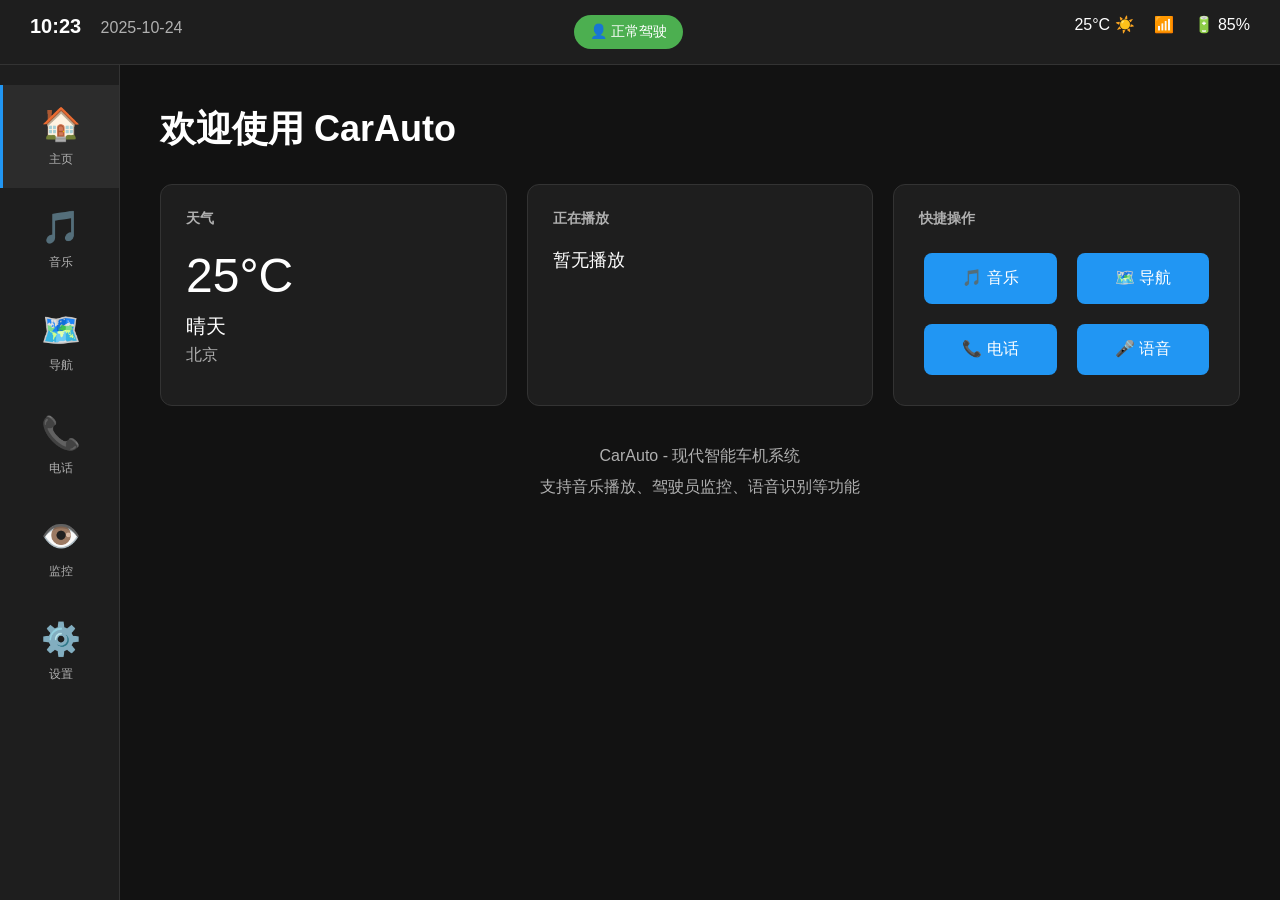
<file: demo.html>
<!DOCTYPE html>
<html lang="zh-CN">
<head>
    <meta charset="UTF-8">
    <meta name="viewport" content="width=device-width, initial-scale=1.0">
    <title>CarAuto - Demo Screenshot</title>
    <style>
        * { margin: 0; padding: 0; box-sizing: border-box; }
        body {
            font-family: -apple-system, BlinkMacSystemFont, 'Segoe UI', Roboto, sans-serif;
            background: #121212;
            color: #FFFFFF;
            overflow: hidden;
        }
        .demo-container {
            width: 100vw;
            height: 100vh;
            display: flex;
            flex-direction: column;
        }
        .status-bar {
            display: flex;
            justify-content: space-between;
            padding: 15px 30px;
            background: #1E1E1E;
            border-bottom: 1px solid #333;
        }
        .main-content {
            display: flex;
            flex: 1;
        }
        .sidebar {
            width: 120px;
            background: #1E1E1E;
            border-right: 1px solid #333;
            display: flex;
            flex-direction: column;
            padding: 20px 0;
        }
        .nav-item {
            display: flex;
            flex-direction: column;
            align-items: center;
            padding: 20px 10px;
            cursor: pointer;
            border-left: 3px solid transparent;
        }
        .nav-item.active {
            background: #2C2C2C;
            border-left-color: #2196F3;
        }
        .nav-icon { font-size: 32px; margin-bottom: 8px; }
        .nav-label { font-size: 12px; color: #B0B0B0; }
        .content {
            flex: 1;
            padding: 40px;
        }
        .page-title {
            font-size: 36px;
            margin-bottom: 30px;
        }
        .widgets {
            display: grid;
            grid-template-columns: repeat(3, 1fr);
            gap: 20px;
        }
        .widget {
            background: #1E1E1E;
            border-radius: 12px;
            padding: 25px;
            border: 1px solid #333;
        }
        .widget h3 {
            color: #B0B0B0;
            font-size: 14px;
            margin-bottom: 20px;
        }
        .weather-temp { font-size: 48px; font-weight: 300; }
        .quick-btn {
            padding: 15px;
            background: #2196F3;
            border: none;
            border-radius: 8px;
            color: white;
            font-size: 16px;
            margin: 5px;
            cursor: pointer;
        }
        .status-badge {
            background: #4CAF50;
            padding: 8px 16px;
            border-radius: 20px;
            font-size: 14px;
        }
    </style>
</head>
<body>
    <div class="demo-container">
        <div class="status-bar">
            <div>
                <span style="font-size: 20px; font-weight: 600;">10:23</span>
                <span style="color: #B0B0B0; margin-left: 15px;">2025-10-24</span>
            </div>
            <div class="status-badge">
                <span>👤</span> 正常驾驶
            </div>
            <div>
                <span>25°C ☀️</span>
                <span style="margin-left: 15px;">📶</span>
                <span style="margin-left: 15px;">🔋 85%</span>
            </div>
        </div>
        <div class="main-content">
            <div class="sidebar">
                <div class="nav-item active">
                    <div class="nav-icon">🏠</div>
                    <div class="nav-label">主页</div>
                </div>
                <div class="nav-item">
                    <div class="nav-icon">🎵</div>
                    <div class="nav-label">音乐</div>
                </div>
                <div class="nav-item">
                    <div class="nav-icon">🗺️</div>
                    <div class="nav-label">导航</div>
                </div>
                <div class="nav-item">
                    <div class="nav-icon">📞</div>
                    <div class="nav-label">电话</div>
                </div>
                <div class="nav-item">
                    <div class="nav-icon">👁️</div>
                    <div class="nav-label">监控</div>
                </div>
                <div class="nav-item">
                    <div class="nav-icon">⚙️</div>
                    <div class="nav-label">设置</div>
                </div>
            </div>
            <div class="content">
                <h2 class="page-title">欢迎使用 CarAuto</h2>
                <div class="widgets">
                    <div class="widget">
                        <h3>天气</h3>
                        <div class="weather-temp">25°C</div>
                        <div style="font-size: 20px; margin-top: 10px;">晴天</div>
                        <div style="color: #B0B0B0; margin-top: 5px;">北京</div>
                    </div>
                    <div class="widget">
                        <h3>正在播放</h3>
                        <div style="font-size: 18px; margin-top: 20px;">暂无播放</div>
                    </div>
                    <div class="widget">
                        <h3>快捷操作</h3>
                        <div style="display: grid; grid-template-columns: 1fr 1fr; gap: 10px; margin-top: 10px;">
                            <button class="quick-btn">🎵 音乐</button>
                            <button class="quick-btn">🗺️ 导航</button>
                            <button class="quick-btn">📞 电话</button>
                            <button class="quick-btn">🎤 语音</button>
                        </div>
                    </div>
                </div>
                <div style="margin-top: 40px; text-align: center; color: #B0B0B0; font-size: 16px;">
                    <p>CarAuto - 现代智能车机系统</p>
                    <p style="margin-top: 10px;">支持音乐播放、驾驶员监控、语音识别等功能</p>
                </div>
            </div>
        </div>
    </div>
</body>
</html>
</file>
